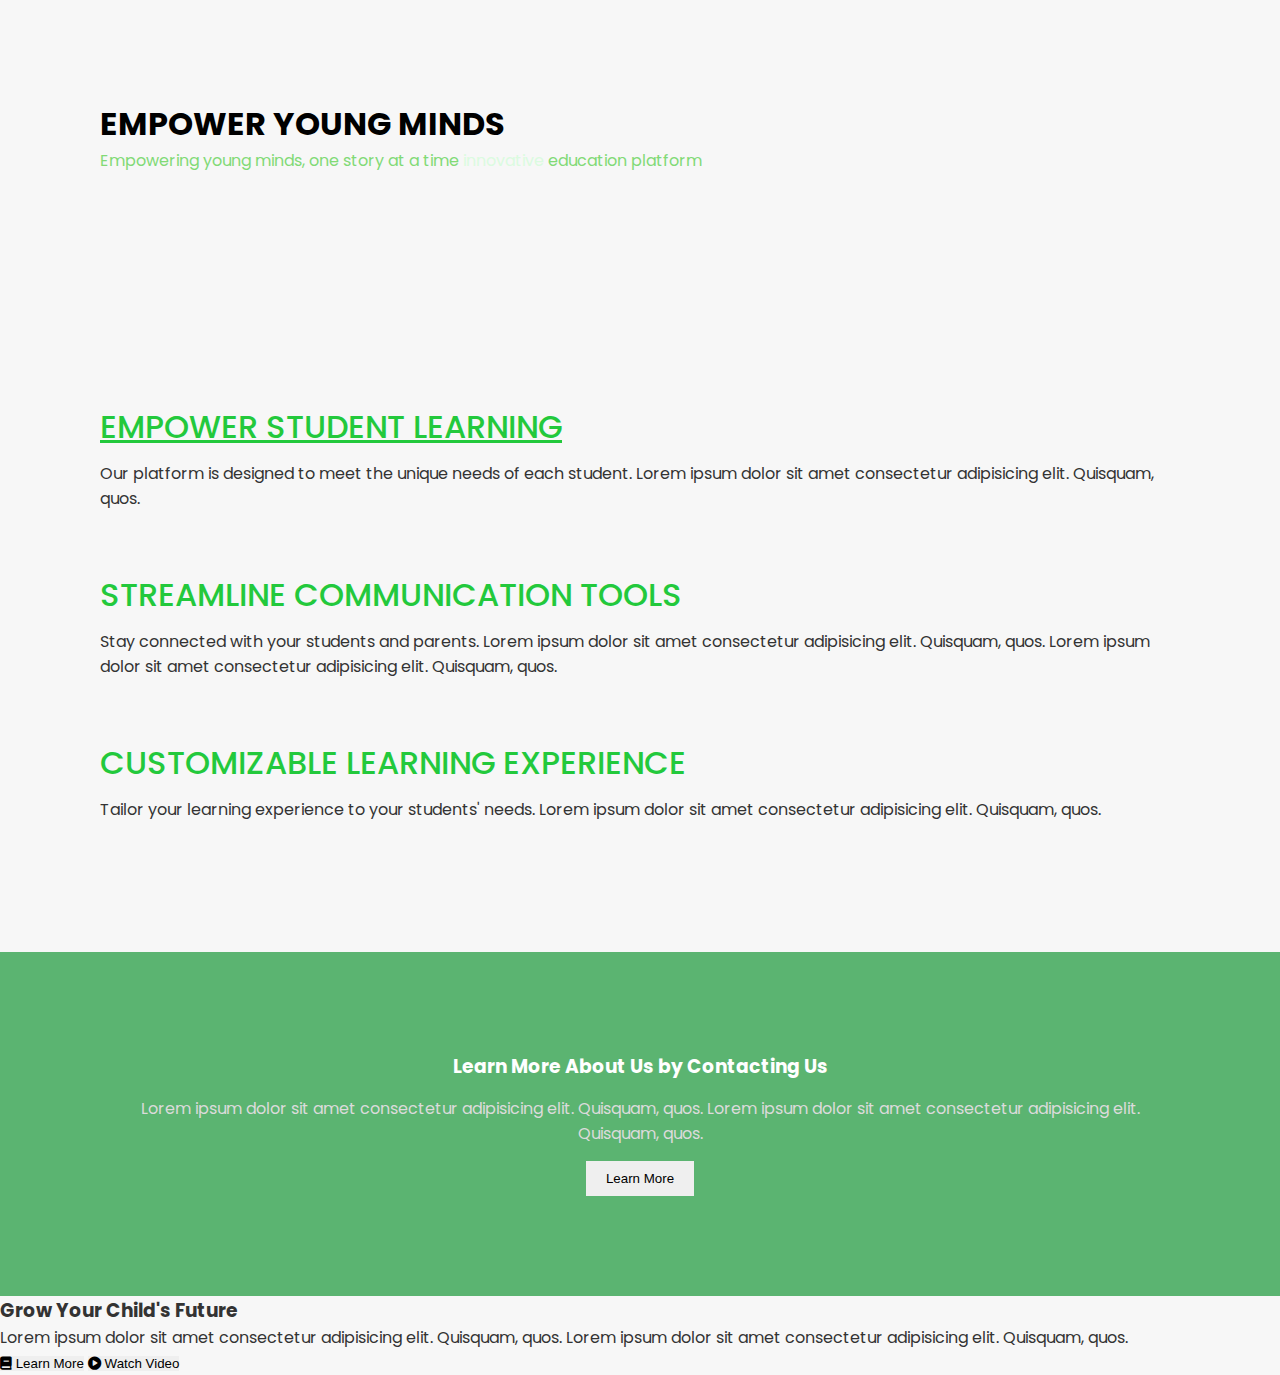
<file: app1/index.html>
<!DOCTYPE html>
<html lang="en">
  <head>
    <meta charset="UTF-8" />
    <meta name="viewport" content="width=device-width, initial-scale=1.0" />
    <title>Empower Young Minds</title>
    <link rel="preconnect" href="https://fonts.googleapis.com" />
    <link rel="preconnect" href="https://fonts.gstatic.com" crossorigin />
    <link
      href="https://fonts.googleapis.com/css2?family=Poppins:wght@100;200;300;400;500;600;700;800;900&display=swap"
      rel="stylesheet"
    />
    <link rel="stylesheet" href="styles.css" />
    <link
      rel="stylesheet"
      href="https://cdnjs.cloudflare.com/ajax/libs/font-awesome/6.0.0/css/all.min.css"
    />
  </head>
  <body>
    <!-- 1. Selectors & Basic Properties -->
    <header class="hero">
      <h1 class="hero__title">EMPOWER YOUNG MINDS</h1>
      <p class="hero__description">
        Empowering young minds, one story at a time
        <span id="hero__highlight">innovative</span>
        education platform
      </p>
    </header>

    <!-- 2. Fonts - Feature Section -->
    <section class="feature">
      <div class="feature__content">
        <div class="feature__item">
          <h2 class="feature__title feature__title--selected">
            Empower Student Learning
          </h2>
          <p class="feature__description">
            Our platform is designed to meet the unique needs of each student.
            Lorem ipsum dolor sit amet consectetur adipisicing elit. Quisquam,
            quos.
          </p>
        </div>

        <div class="feature__item">
          <h2 class="feature__title">Streamline Communication Tools</h2>
          <p class="feature__description">
            Stay connected with your students and parents. Lorem ipsum dolor sit
            amet consectetur adipisicing elit. Quisquam, quos. Lorem ipsum dolor
            sit amet consectetur adipisicing elit. Quisquam, quos.
          </p>
        </div>

        <div class="feature__item">
          <h2 class="feature__title">Customizable Learning Experience</h2>
          <p class="feature__description">
            Tailor your learning experience to your students' needs. Lorem ipsum
            dolor sit amet consectetur adipisicing elit. Quisquam, quos.
          </p>
        </div>
      </div>
    </section>

    <!-- 3. Colors  -->
    <section class="cta">
      <h3 class="cta__title">Learn More About Us by Contacting Us</h3>
      <p class="cta__description">
        Lorem ipsum dolor sit amet consectetur adipisicing elit. Quisquam, quos.
        Lorem ipsum dolor sit amet consectetur adipisicing elit. Quisquam, quos.
      </p>
      <button class="cta__button cta__button--primary">Learn More</button>
    </section>

    <!-- 4. box model -->
    <section class="video">
      <h3 class="video__title">Grow Your Child's Future</h3>
      <p class="video__description">
        Lorem ipsum dolor sit amet consectetur adipisicing elit. Quisquam, quos.
        Lorem ipsum dolor sit amet consectetur adipisicing elit. Quisquam, quos.
      </p>
      <div class="video__controls">
        <button class="video__button video__button--primary">
          <i class="fas fa-book"></i> Learn More
        </button>
        <button class="video__button video__button--secondary">
          <i class="fas fa-play-circle"></i> Watch Video
        </button>
      </div>
      <div class="video__container"></div>
    </section>
  </body>
</html>
</file>
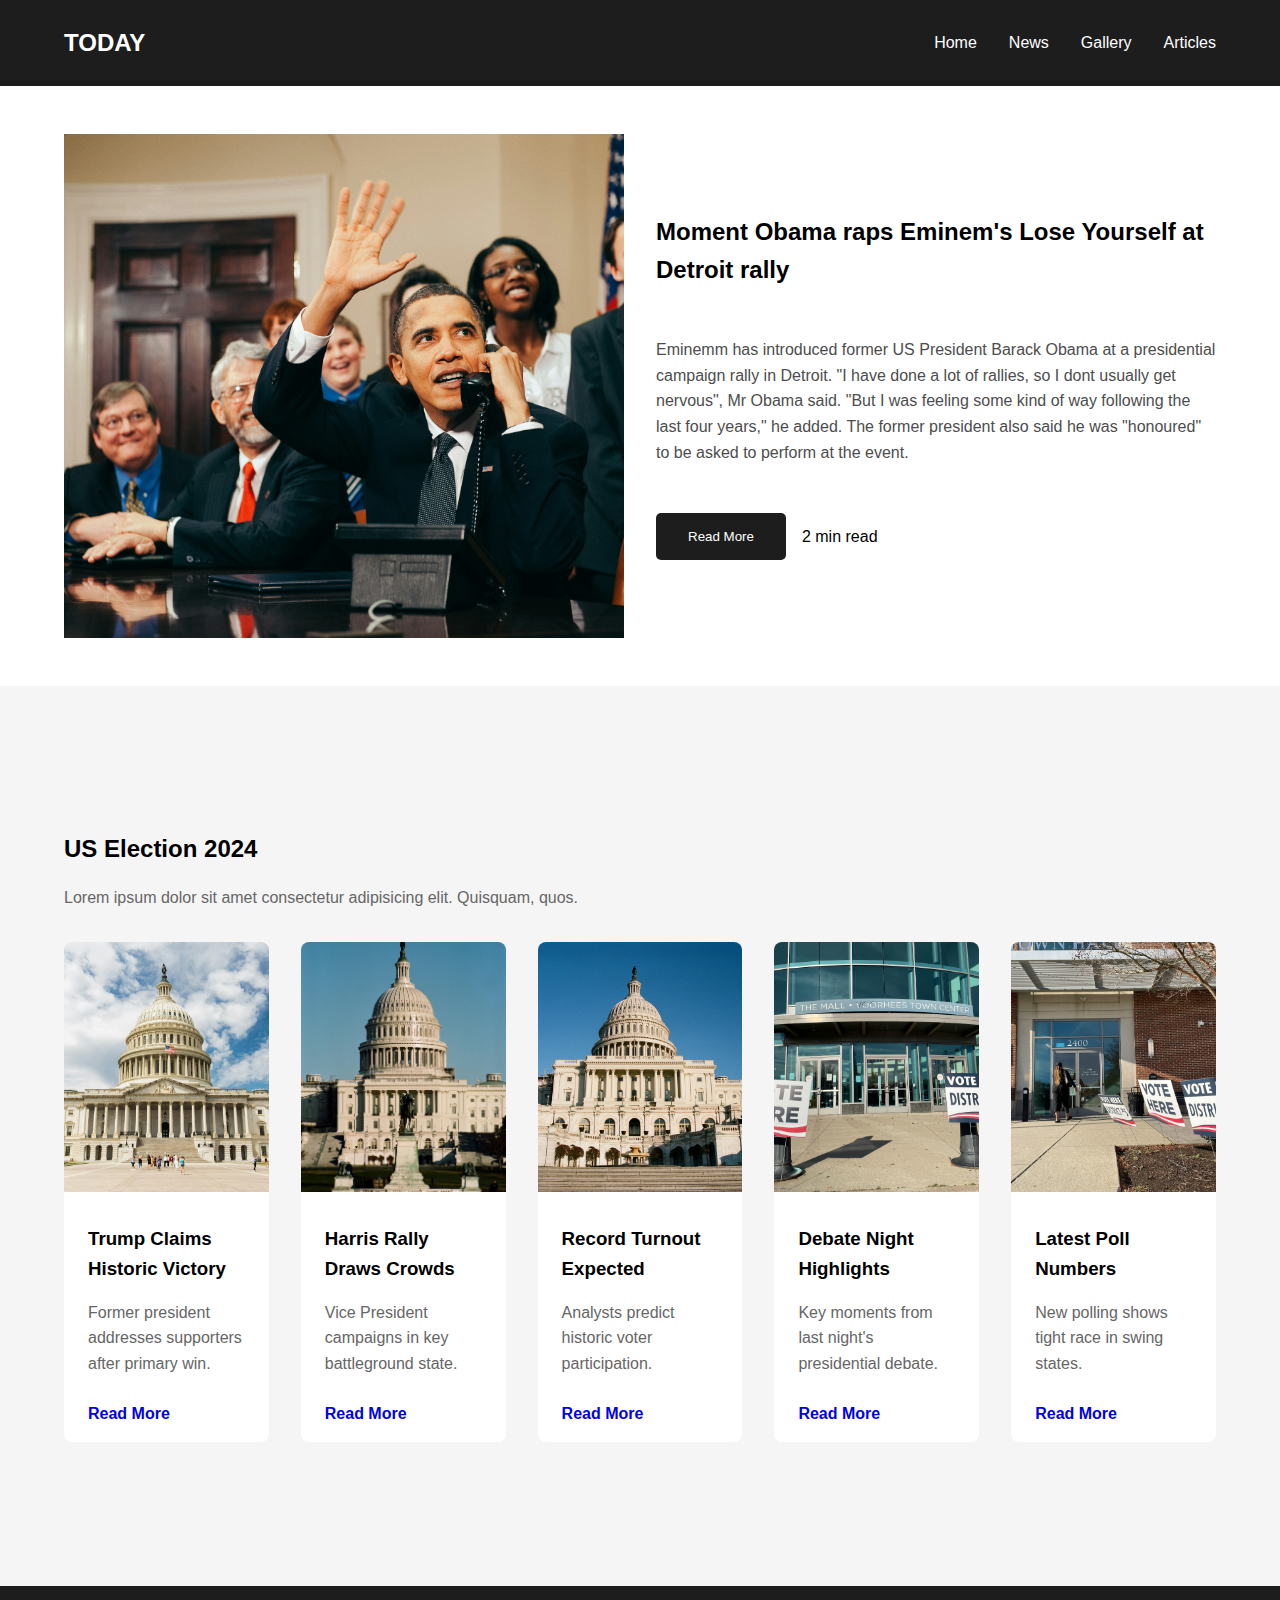
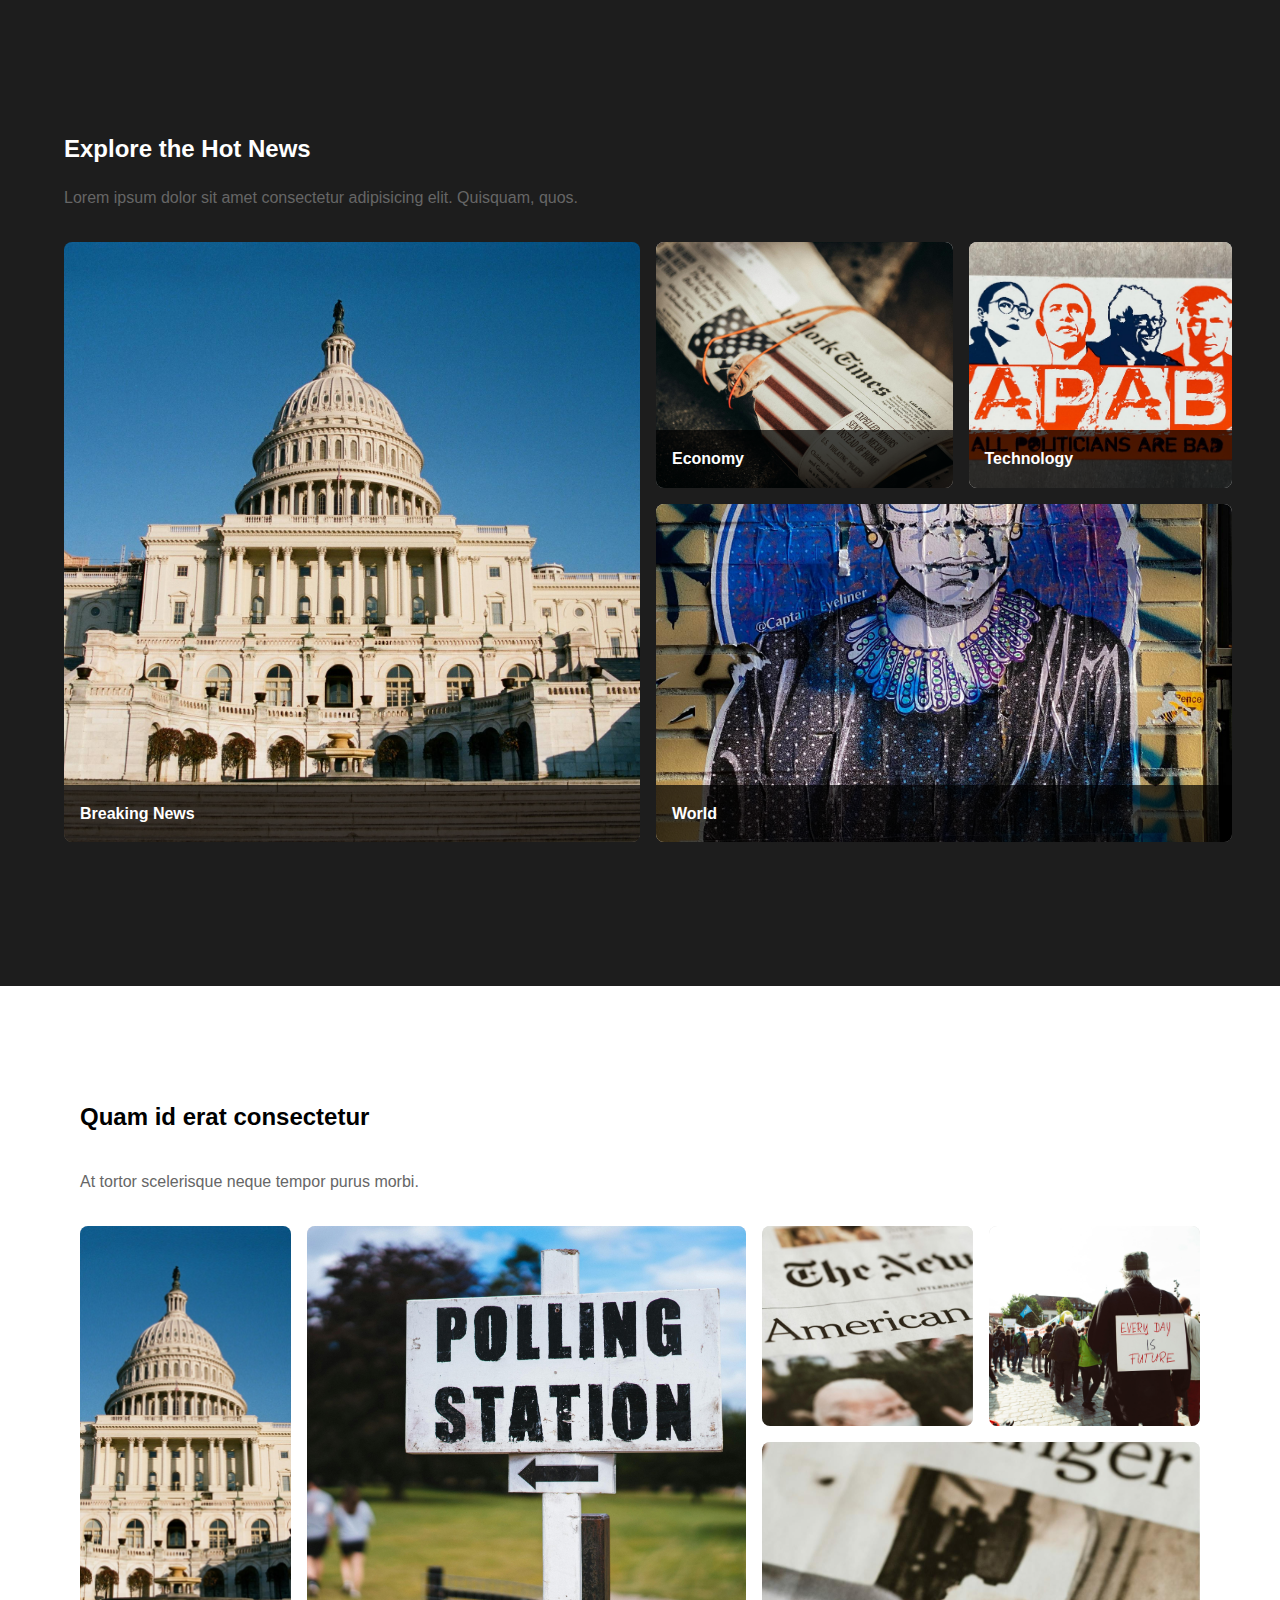
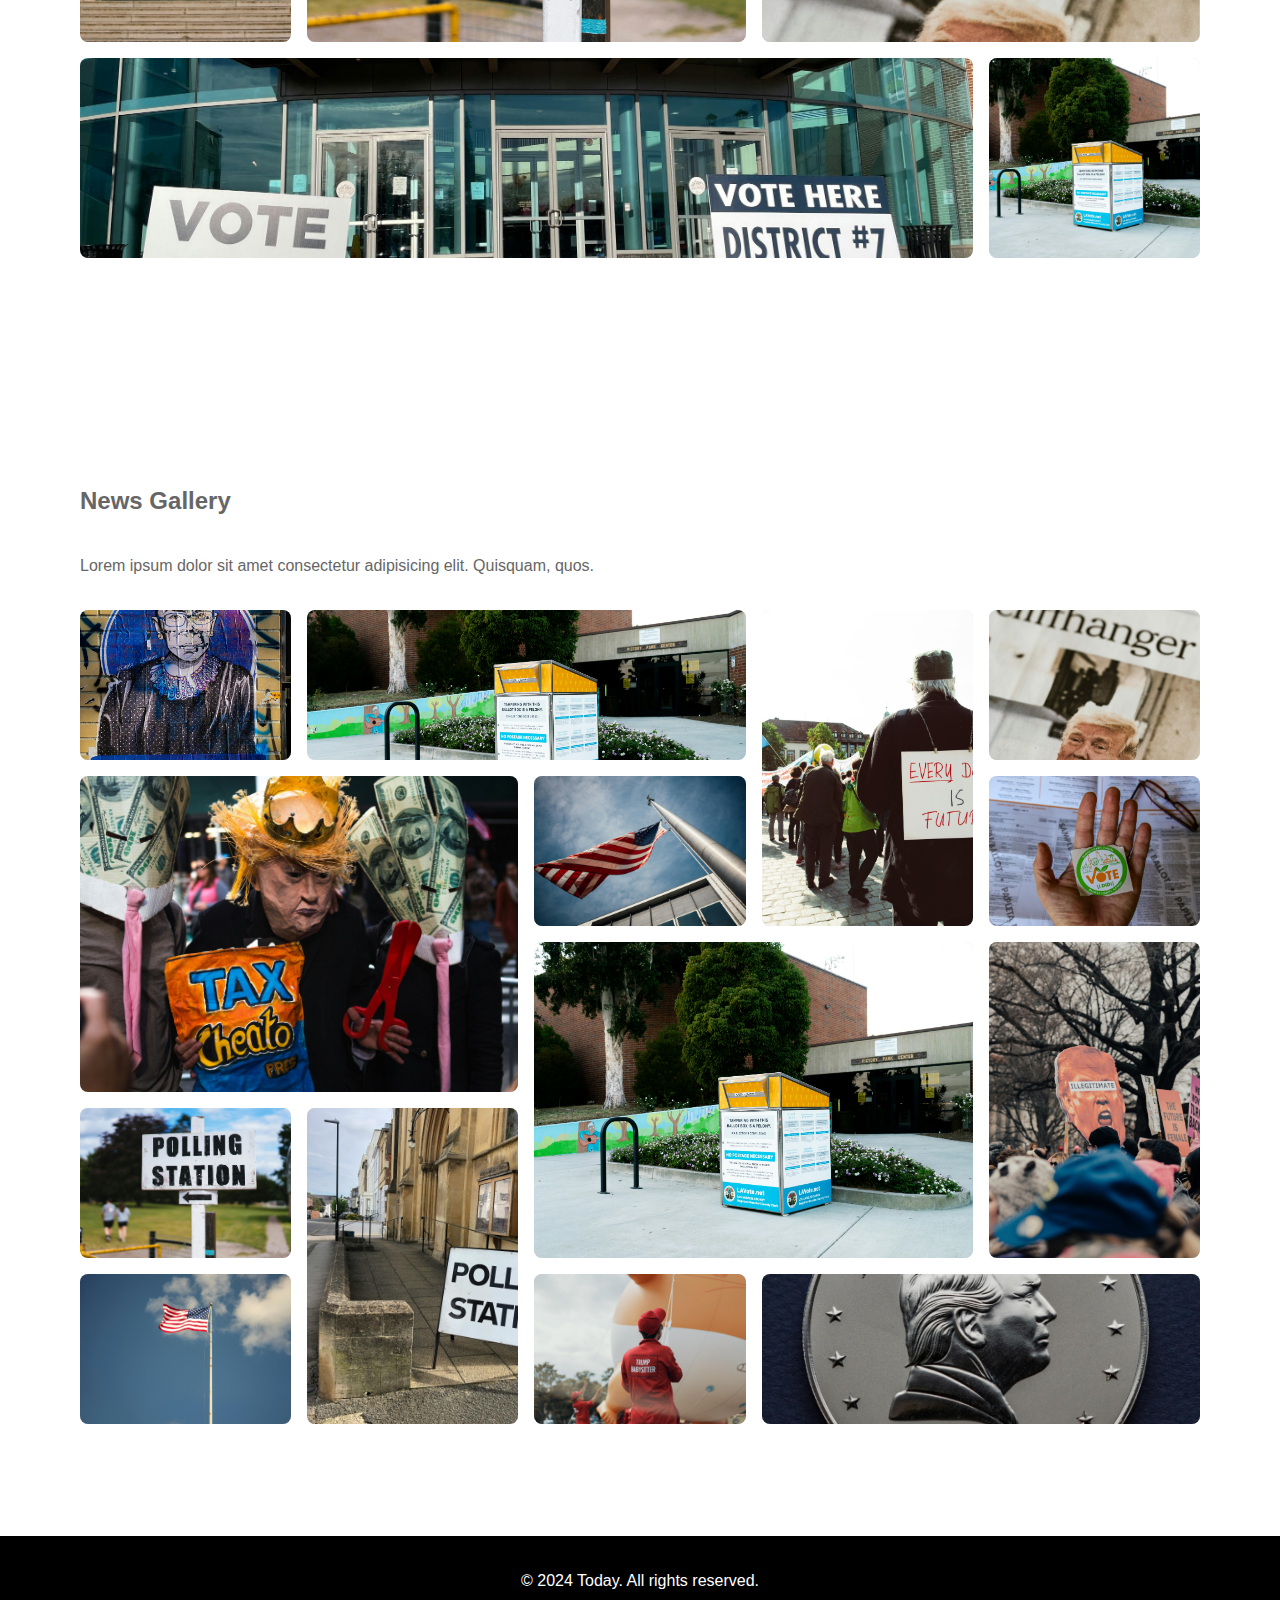
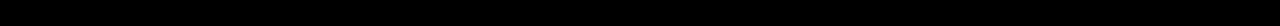
<file: app2/index.html>
<!DOCTYPE html>
<html lang="en">
  <head>
    <meta charset="UTF-8" />
    <meta name="viewport" content="width=device-width, initial-scale=1.0" />
    <title>TODAY News - Layout Examples</title>
    <link rel="stylesheet" href="styles.css" />
  </head>
  <body>
    <!-- 1. Flex - Header Navigation -->
    <header class="header">
      <nav class="header-nav">
        <div class="header-logo">TODAY</div>
        <div class="header-links">
          <a href="#">Home</a>
          <a href="#">News</a>
          <a href="#">Gallery</a>
          <a href="#">Articles</a>
        </div>
      </nav>
    </header>

    <main>
      <!-- 2. Flex and Column - Featured Article -->
      <section class="featured container">
        <div class="featured-image">
          <img src="images/main-image.jpg" alt="Featured News" />
        </div>
        <div class="featured-content">
          <h2>Moment Obama raps Eminem's Lose Yourself at Detroit rally</h2>
          <p>
            Eminemm has introduced former US President Barack Obama at a
            presidential campaign rally in Detroit. "I have done a lot of
            rallies, so I dont usually get nervous", Mr Obama said. "But I was
            feeling some kind of way following the last four years," he added.
            The former president also said he was "honoured" to be asked to
            perform at the event.
          </p>
          <div class="featured-footer">
            <button href="#" class="featured-more">Read More</button>
            <span class="featured-time">2 min read</span>
          </div>
        </div>
      </section>

      <!-- 3. Flex/Grid List - Latest Cards without text overlay -->
      <section class="latest">
        <div class="container">
          <h2 class="latest-title">US Election 2024</h2>
          <p class="latest-subtitle">
            Lorem ipsum dolor sit amet consectetur adipisicing elit. Quisquam,
            quos.
          </p>
          <div class="latest-list">
            <article class="latest-card">
              <img src="images/image2.jpg" alt="News Image" />
              <div class="latest-content">
                <h3>Trump Claims Historic Victory</h3>
                <p>Former president addresses supporters after primary win.</p>
                <a href="#" class="latest-more">Read More</a>
              </div>
            </article>
            <article class="latest-card">
              <img src="images/image3.jpg" alt="News Image" />
              <div class="latest-content">
                <h3>Harris Rally Draws Crowds</h3>
                <p>Vice President campaigns in key battleground state.</p>
                <a href="#" class="latest-more">Read More</a>
              </div>
            </article>
            <article class="latest-card">
              <img src="images/image4.jpg" alt="News Image" />
              <div class="latest-content">
                <h3>Record Turnout Expected</h3>
                <p>Analysts predict historic voter participation.</p>
                <a href="#" class="latest-more">Read More</a>
              </div>
            </article>
            <article class="latest-card">
              <img src="images/image5.jpg" alt="News Image" />
              <div class="latest-content">
                <h3>Debate Night Highlights</h3>
                <p>Key moments from last night's presidential debate.</p>
                <a href="#" class="latest-more">Read More</a>
              </div>
            </article>
            <article class="latest-card">
              <img src="images/image6.jpg" alt="News Image" />
              <div class="latest-content">
                <h3>Latest Poll Numbers</h3>
                <p>New polling shows tight race in swing states.</p>
                <a href="#" class="latest-more">Read More</a>
              </div>
            </article>
          </div>
        </div>
      </section>

      <!-- 4a. Flex/Grid 2D - Hot News - Flex Version -->
      <section class="hot">
        <div class="container">
          <h2 class="hot-title">Explore the Hot News</h2>
          <p class="hot-subtitle">
            Lorem ipsum dolor sit amet consectetur adipisicing elit. Quisquam,
            quos.
          </p>
          <div class="hot-flex">
            <article class="hot-card hot-left">
              <img src="images/image4.jpg" alt="Breaking News" />
              <div class="hot-overlay">Breaking News</div>
            </article>

            <div class="hot-right">
              <div class="hot-right-inner">
                <article class="hot-card">
                  <img src="images/image8.jpg" alt="Economy Update" />
                  <div class="hot-overlay">Economy</div>
                </article>
                <article class="hot-card">
                  <img src="images/image9.jpg" alt="Technology News" />
                  <div class="hot-overlay">Technology</div>
                </article>
              </div>
              <article class="hot-card">
                <img src="images/image10.jpg" alt="World News" />
                <div class="hot-overlay">World</div>
              </article>
            </div>
          </div>
        </div>
      </section>

      <!-- 4b. Flex/Grid 2D - Hot News - Grid Version -->
      <!-- <section class="hot">
        <div class="container">
          <h2 class="hot-title">Explore the Hot News</h2>
          <p class="hot-subtitle">
            Lorem ipsum dolor sit amet consectetur adipisicing elit. Quisquam,
            quos.
          </p>
          <div class="hot-grid">
            <article class="hot-card hot-grid-1">
              <img src="images/image4.jpg" alt="Breaking News" />
              <div class="hot-overlay">Breaking News</div>
            </article>
            <article class="hot-card hot-grid-2">
              <img src="images/image8.jpg" alt="Economy Update" />
              <div class="hot-overlay">Economy</div>
            </article>
            <article class="hot-card hot-grid-3">
              <img src="images/image9.jpg" alt="Technology News" />
              <div class="hot-overlay">Technology</div>
            </article>
            <article class="hot-card hot-grid-4">
              <img src="images/image10.jpg" alt="World News" />
              <div class="hot-overlay">World</div>
            </article>
          </div>
        </div>
      </section> -->

      <!-- 5. Grid Auto - Masonry Layout -->
      <section class="masonry">
        <div class="container">
          <h2>Quam id erat consectetur</h2>
          <p class="masonry-subtitle">
            At tortor scelerisque neque tempor purus morbi.
          </p>
          <div class="masonry-grid">
            <div class="masonry-item item1">
              <img src="images/image4.jpg" alt="Masonry Image 1" />
            </div>
            <div class="masonry-item item2">
              <img src="images/image18.jpg" alt="Masonry Image 2" />
            </div>
            <div class="masonry-item item3">
              <img src="images/image13.jpg" alt="Masonry Image 3" />
            </div>
            <div class="masonry-item item4">
              <img src="images/image14.jpg" alt="Masonry Image 4" />
            </div>
            <div class="masonry-item item5">
              <img src="images/image15.jpg" alt="Masonry Image 5" />
            </div>
            <div class="masonry-item item6">
              <img src="images/image5.jpg" alt="Masonry Image 6" />
            </div>
            <div class="masonry-item item7">
              <img src="images/image17.jpg" alt="Masonry Image 7" />
            </div>
          </div>
        </div>
      </section>

      <!-- 6. Grid Templates - News Gallery -->
      <section class="gallery">
        <div class="container">
          <h2 class="gallery-title">News Gallery</h2>
          <p class="gallery-subtitle">
            Lorem ipsum dolor sit amet consectetur adipisicing elit. Quisquam,
            quos.
          </p>
          <div class="gallery-grid">
            <div class="gallery-item a">
              <img src="images/image10.jpg" alt="Gallery Image 1" />
            </div>
            <div class="gallery-item b">
              <img src="images/image17.jpg" alt="Gallery Image 2" />
            </div>
            <div class="gallery-item c">
              <img src="images/image14.jpg" alt="Gallery Image 3" />
            </div>
            <div class="gallery-item d">
              <img src="images/image15.jpg" alt="Gallery Image 4" />
            </div>
            <div class="gallery-item e">
              <img src="images/image25.jpg" alt="Gallery Image 5" />
            </div>
            <div class="gallery-item f">
              <img src="images/image11.jpg" alt="Gallery Image 6" />
            </div>
            <div class="gallery-item g">
              <img src="images/image16.jpg" alt="Gallery Image 7" />
            </div>
            <div class="gallery-item h">
              <img src="images/image17.jpg" alt="Gallery Image 8" />
            </div>
            <div class="gallery-item i">
              <img src="images/image18.jpg" alt="Gallery Image 9" />
            </div>
            <div class="gallery-item j">
              <img src="images/image19.jpg" alt="Gallery Image 10" />
            </div>
            <div class="gallery-item k">
              <img src="images/image20.jpg" alt="Gallery Image 11" />
            </div>
            <div class="gallery-item l">
              <img src="images/image21.jpg" alt="Gallery Image 12" />
            </div>
            <div class="gallery-item m">
              <img src="images/image22.jpg" alt="Gallery Image 13" />
            </div>
            <div class="gallery-item n">
              <img src="images/image23.jpg" alt="Gallery Image 14" />
            </div>
          </div>
        </div>
      </section>
    </main>

    <footer>
      <p>© 2024 Today. All rights reserved.</p>
    </footer>
  </body>
</html>
</file>
<file: app1/styles.css>
/* ================================ */
/* 1. Selectors & Basic Properties - Hero Section */
/* ================================ */
/* Universal selector */
* {
  padding: 0;
  margin: 0;
}

/* Element Selector */
body {
  font-family: "Poppins", Times, serif;
  background-color: #f7f7f7;
  color: #333;
}

/* class selector */
.hero {
  padding: 100px;
}
.hero__title {
  color: black;
}

.hero__description {
  color: #81da76;
}

/* id selector */
#hero__highlight {
  color: #dbfbe0;
}

/* ================================ */
/* 2. Fonts - Features Section */
/* ================================ */

.feature {
  padding: 100px;
}

.feature__item {
  padding: 30px 0;
}

.feature__title {
  font-size: 2rem;
  font-weight: 500;
  text-transform: uppercase;
  color: #23c93c;
  margin-bottom: 10px;
}

.feature__title--selected {
  text-decoration: underline;
}

.feature__description {
  /* text-align: right; */
  /* letter-spacing: 0.5rem; */
  /* line-height: 2.4rem; */
  /* word-spacing: 3rem; */
  /* white-space: pre-wrap; */
}

/* ================================ */
/* 3. Colors - Call to Action Section */
/* ================================ */
.cta {
  padding: 100px;
  background-color: #5bb471;
  color: #fff;
  text-align: center;
}

.cta__description {
  padding: 15px 0;
  color: #dbdbdb;
}

button {
  color: none;
  border: none;
}

.cta__button {
  padding: 10px 20px;
}

/* ================================ */
/* 5. Flex - Programs Section */
/* ================================ */

/* ================================ */
/* 6. HTML Elements & Images - Form Section */
/* ================================ */

/* ================================ */
/* 8. Images and Final Styling */
/* ================================ */

/* ================================ */
/* 9. Navbar and Footer Section */
/* ================================ */
</file>
<file: app2/styles.css>
/* Base Styles */
* {
  margin: 0;
  padding: 0;
  box-sizing: border-box;
}

body {
  font-family: Arial, sans-serif;
  line-height: 1.6;
}

section {
  padding: 6rem 0;
}

section h2 {
  margin-bottom: 2rem;
}

.container {
  max-width: auto;
  margin: 0 auto;
  padding: 3rem 4rem;
}

/* TEMPORARY - Remove after adding all the styles */
/* img {
  display: block;
  width: 100px;
  height: 100px;
} */

/* 1. Flex - Header Navigation */
.header {
  background: #1d1d1d;
  padding: 1.5rem 0;
  color: #fff;
}

.header-logo {
  font-size: 1.5rem;
  font-weight: bold;
}

.header-nav {
  display: flex;
  justify-content: space-between;
  align-items: center;
  max-width: 1500px;
  padding: 0 4rem;
  margin: 0 auto;
}

.header-links {
  display: flex;
  justify-content: space-between;
  align-items: center;
  gap: 2rem;
}

.header-links a {
  color: #fff;
  text-decoration: none;
}

.header-links a:hover {
  color: #9c9c9c;
}

/* 2. Flex and Column - Featured Section */
.featured {
  display: flex;
  justify-content: space-between;
  align-items: center;
  gap: 2rem;
  margin: 0;
  height: 600px;
}

.featured-image {
  flex-basis: 50%;
  height: 100%;
  background-color: #e0e0e0;
  border-radius: 8px;
}

.featured-image img {
  width: 100%;
  height: 100%;
  object-fit: cover;
}

.featured-content {
  flex-basis: 50%;
  display: flex;
  height: 100%;
  flex-direction: column;
  justify-content: center;
  gap: 1rem;
}

.featured-more {
  color: #fff;
  background: #1d1d1d;
  padding: 1rem 2rem;
  border-radius: 5px;
  border: none;
}

.featured-more:hover {
  background: #414141;
  color: #d9d8d8;
  cursor: pointer;
}

.featured-footer {
  display: flex;
  gap: 1rem;
  align-items: center;
  margin-top: 2rem;
}

.featured-content p {
  color: #4d4d4d;
}

/* 3. Flex/Grid List - Latest Cards */
.latest {
  padding: 6rem 0;
  background: #f5f5f5;
  width: 100%;
}

.latest-title {
  margin-bottom: 1rem;
}
.latest-subtitle {
  margin-bottom: 2rem;
  color: #666666;
}

/* .latest-list {
  display: flex;
  justify-content: space-between;
  gap: 2rem;
  flex-wrap: wrap;
} */

.latest-list {
  display: grid;
  grid-template-columns: repeat(auto-fit, minmax(200px, 1fr));
  gap: 2rem;
  margin: 0 auto;
}

.latest-card {
  /* min-width: 300px;
  width: 400px; */
  height: 500px;
  border-radius: 8px;
  box-shadow: none;
  background: #fff;
  overflow: hidden;
}

.latest-card img {
  width: 100%;
  height: 250px;
  object-fit: cover;
}

.latest-content {
  padding: 1.5rem;
}

.latest-content h3 {
  margin-bottom: 1rem;
}

.latest-content p {
  color: #666;
  margin-bottom: 1.5rem;
}

.latest-more {
  text-decoration: none;
  font-weight: bold;
  padding-right: 1.5rem;
}

/* 4. Flex/Grid 2D - Hot News */
/* 4a. Flex/Grid 2D - Hot News - Flex Version */
.hot {
  background: #1d1d1d;
  color: #fff;
}

.hot-title {
  margin-bottom: 1rem;
}

.hot-subtitle {
  margin-bottom: 2rem;
  color: #666;
}

.hot-card {
  background-color: #e0e0e0;
  border-radius: 8px;
  overflow: hidden;
}

.hot-card img {
  width: 100%;
  height: 100%;
  object-fit: cover;
}

.hot-flex {
  display: flex;
  gap: 1rem;
  height: 600px;
  width: 100%;
}

.hot-left {
  flex: 0 0 50%;
  border-radius: 8px;
  overflow: hidden;
}

.hot-right {
  flex: 0 0 50%;
  display: flex;
  flex-direction: column;
  gap: 1rem;
}

.hot-right-inner {
  display: flex;
  gap: 1rem;
  height: 50%;
}
/* 4b. Flex/Grid 2D - Hot News - Grid Version */
.hot-grid {
  display: grid;
  grid-template-columns: repeat(4, 1fr);
  grid-template-rows: repeat(2, 1fr);
  gap: 1rem;
  height: 600px;
}

.hot-grid-1 {
  grid-column: span 2;
  grid-row: span 2;
}

.hot-grid-2 {
  grid-column: span 1;
  grid-row: span 1;
}

.hot-grid-3 {
  grid-column: span 1;
  grid-row: span 1;
}

.hot-grid-4 {
  grid-column: span 2;
  grid-row: span 1;
}
/* 5. Grid - Masonry Layout */
.masonry {
  padding: 4rem 1rem;
  background: #fff;
}

.masonry-subtitle {
  margin-bottom: 2rem;
  color: #666;
}

.masonry-grid {
  display: grid;
  grid-template-columns: repeat(5, 1fr);
  grid-template-rows: repeat(3, 200px);
  gap: 1rem;
  max-width: none;
  margin: 0 auto;
}

.masonry-item {
  background-color: #e0e0e0;
  border-radius: 8px;
}

.masonry-item img {
  width: 100%;
  height: 100%;
  object-fit: cover;
  border-radius: 8px;
}

.item1 {
  grid-column: 1 / 2;
  grid-row: 1 / 3;
}
.item2 {
  grid-column: 2 / 4;
  grid-row: 1/ 3;
}
.item3 {
  grid-column: 4 / 5;
  grid-row: 1 / 2;
}
.item4 {
  grid-column: 5 / 6;
  grid-row: 1 / 2;
}
.item5 {
  grid-column: 4 / 6;
  grid-row: 2 / 3;
}
.item6 {
  grid-column: 1 / span 4;
  grid-row: span 1;
}
.item7 {
  grid-column: span 1;
  grid-row: span 1;
}

/* 6. Grid Templates - News Gallery */
.gallery {
  padding: 4rem 1rem;
}

.gallery-title {
  margin-bottom: 2rem;
  color: #666;
}

.gallery-subtitle {
  margin-bottom: 2rem;
  color: #666;
}

.gallery-grid {
  display: grid;
  grid-template-columns: repeat(5, 1fr);
  grid-template-rows: repeat(5, 150px);
  gap: 1rem;
  max-width: none;
  margin: 0 auto;
  grid-template-areas:
    "a b b c d"
    "e e f c g"
    "e e h h m"
    "i k h h m"
    "j k l n n";
}

.a {
  grid-area: a;
}

.b {
  grid-area: b;
}

.c {
  grid-area: c;
}

.d {
  grid-area: d;
}

.e {
  grid-area: e;
}

.f {
  grid-area: f;
}

.g {
  grid-area: g;
}

.h {
  grid-area: h;
}

.i {
  grid-area: i;
}

.j {
  grid-area: j;
}
.k {
  grid-area: k;
}
.l {
  grid-area: l;
}
.m {
  grid-area: m;
}
.n {
  grid-area: n;
}

.gallery-item {
  background-color: #e0e0e0;
  border-radius: 8px;
  font-size: 24px;
  color: #666;
}

.gallery-item img {
  width: 100%;
  height: 100%;
  object-fit: cover;
  border-radius: 8px;
}

/* 7. Images and Styling */
footer {
  background: black;
  color: white;
}

footer p {
  margin: 0 auto;
  max-width: 1500px;
  padding: 2rem 4rem;
  text-align: center;
}

.hot-card {
  position: relative;
}

.hot-overlay {
  position: absolute;
  bottom: 0;
  left: 0;
  right: 0;
  padding: 1rem;
  background: rgba(0, 0, 0, 0.7);
  font-weight: bold;
}

.masonry-item {
  position: relative;
}

.masonry-item::before {
  content: "";
  position: absolute;
  top: 0;
  left: 0;
  right: 0;
  bottom: 0;
  background: rgba(0, 0, 0, 0.7);
  opacity: 0;
  transition: opacity 0.3s ease;
}

.masonry-item::after {
  content: "View Story";
  position: absolute;
  top: 50%;
  left: 50%;
  transform: translate(-50%, -50%);
  color: white;
  font-size: 1rem;
  font-weight: bold;
  background: rgba(0, 0, 0, 0.7);
  opacity: 0;
  transition: opacity 0.3s ease;
}

.masonry-item:hover::before,
.masonry-item:hover::after {
  opacity: 1;
}

/*responsive media queries */
@media screen and (max-width: 768px) {
  .header-links {
    display: none;
  }

  .featured {
    flex-direction: column;
    height: auto;
    gap: 2rem;
  }

  .masonry-grid {
    display: block;
  }

  .masonry-item {
    margin-bottom: 1rem;
    height: 300px;
  }

  .gallery-grid {
    display: block;
  }

  .gallery-item {
    margin-bottom: 1rem;
    height: 300px;
  }

  .container {
    padding: 2rem 1rem;
  }
}
</file>
